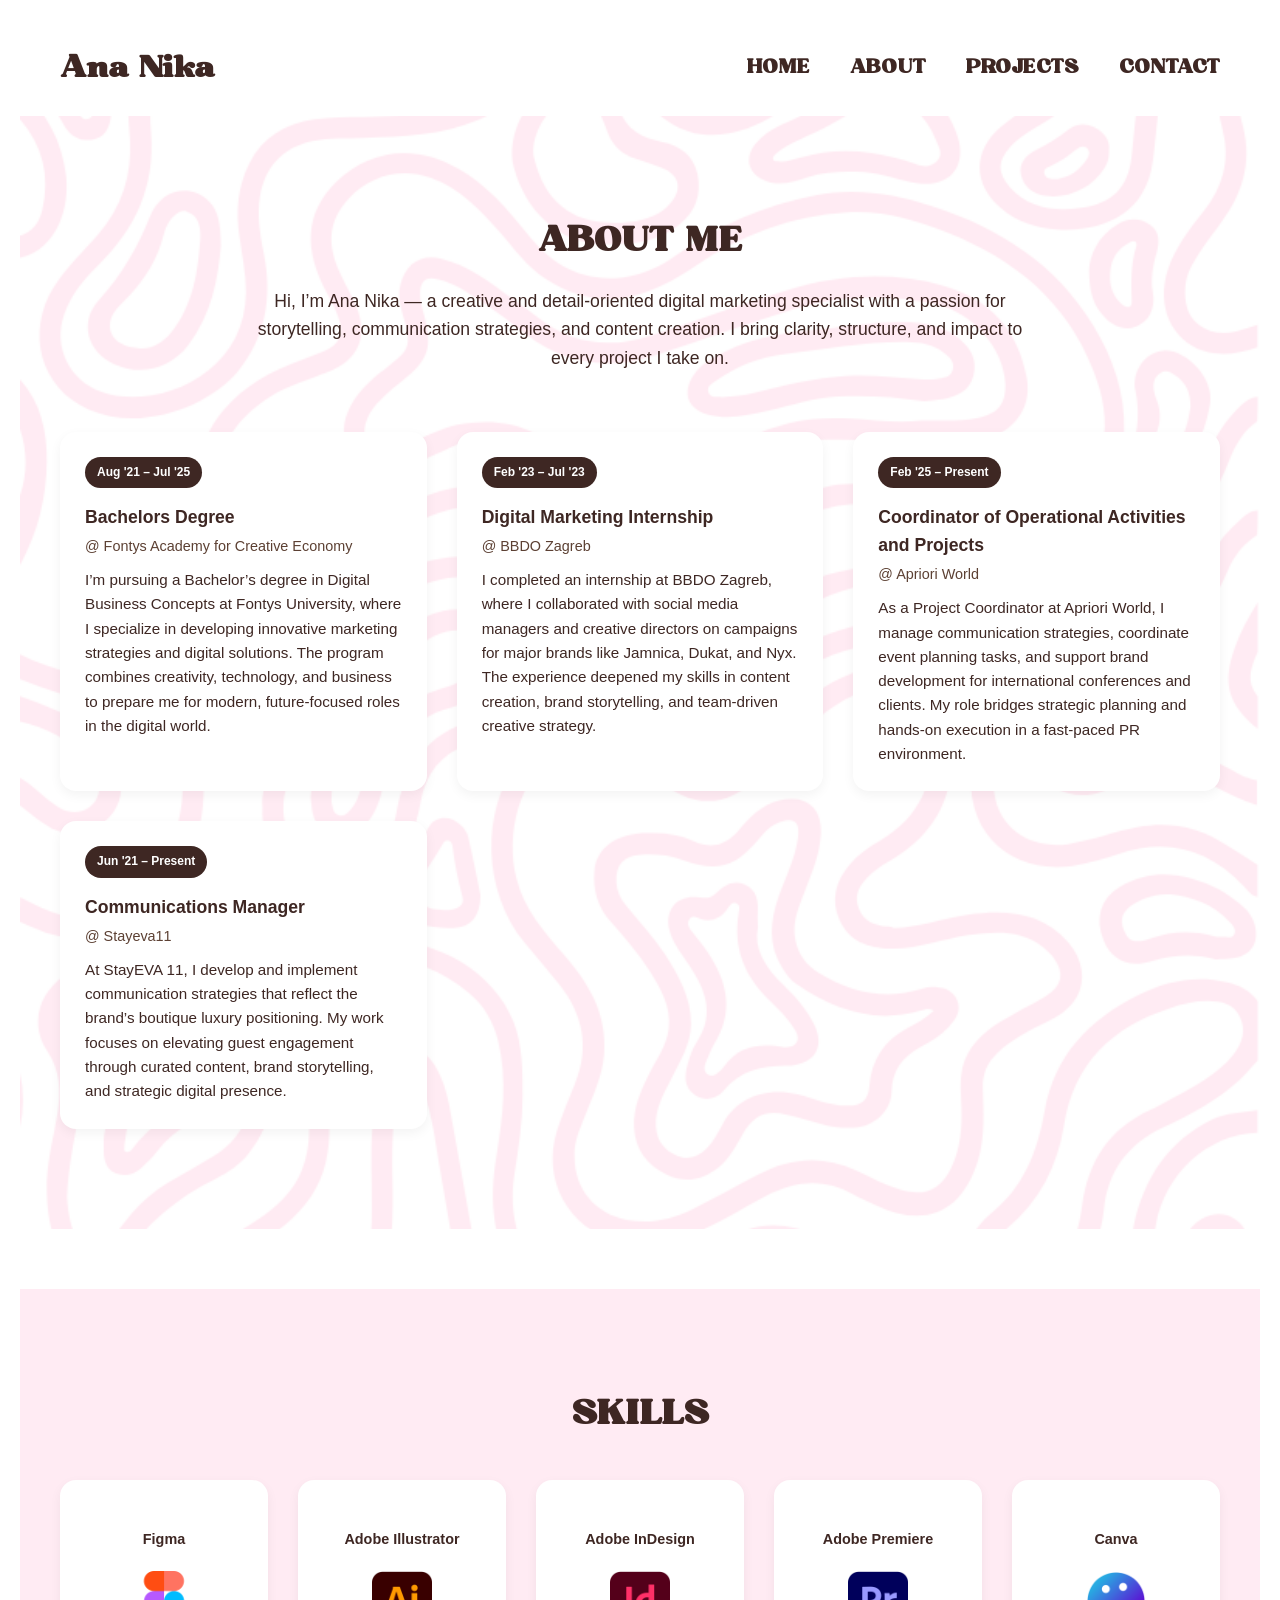
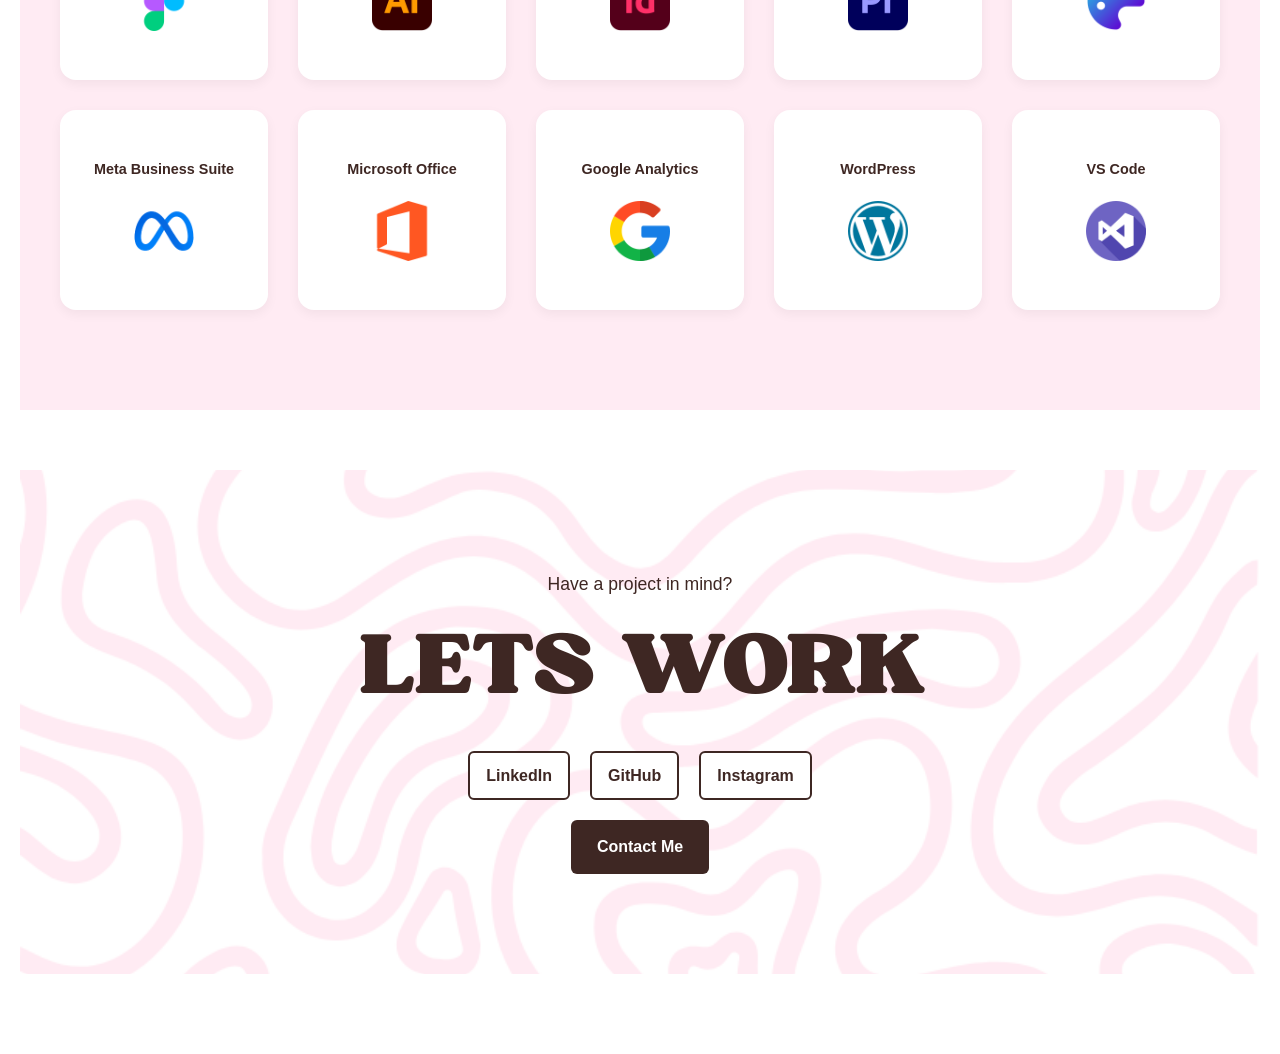
<file: ABOUT.HTML>
<!DOCTYPE html>
<html lang="en">
<head>
  <!-- Basic meta settings for character encoding and mobile responsiveness -->
  <meta charset="UTF-8" />
  <meta name="viewport" content="width=device-width, initial-scale=1.0" />
  
  <!-- Page title -->
  <title>About Me</title>

  <!-- Link to custom stylesheet for the about page -->
  <link rel="stylesheet" href="STYLE_ABOUT.CSS" />

  <!-- Link to Animate On Scroll (AOS) for scroll-triggered animations -->
  <link href="https://unpkg.com/aos@2.3.4/dist/aos.css" rel="stylesheet" />
</head>
<body>

  <!-- HEADER with navigation -->
  <header class="main-header">
    <div class="logo">Ana Nika</div> 
    <nav class="main-nav">
      <ul>
        <li><a href="index.html">HOME</a></li>
        <li><a href="about.html">ABOUT</a></li>
        <li><a href="projects.html">PROJECTS</a></li>
        <li><a href="contact.html">CONTACT</a></li>
      </ul>
    </nav>
  </header>

  <!-- ABOUT ME section with introductory paragraph -->
  <section class="about">
    <div class="about-content">
      <h2>ABOUT ME</h2>
      <p>
        Hi, I’m Ana Nika — a creative and detail-oriented digital marketing specialist with a passion for storytelling, communication strategies, and content creation. I bring clarity, structure, and impact to every project I take on.
      </p>
    </div>

    <!-- GRID layout for career and education history -->
    <div class="about-grid" style="margin-top: 60px; display: grid; grid-template-columns: repeat(auto-fit, minmax(320px, 1fr)); gap: 30px;">
      <!-- Education and work experience cards -->
      <div class="about-card">
        <span class="about-tag">Aug '21 – Jul '25</span>
        <h3>Bachelors Degree</h3>
        <p class="sub">@ Fontys Academy for Creative Economy</p>
        <p>I’m pursuing a Bachelor’s degree in Digital Business Concepts at Fontys University, where I specialize in developing innovative marketing strategies and digital solutions. The program combines creativity, technology, and business to prepare me for modern, future-focused roles in the digital world.</p>
      </div>

      <div class="about-card">
        <span class="about-tag">Feb '23 – Jul '23</span>
        <h3>Digital Marketing Internship</h3>
        <p class="sub">@ BBDO Zagreb</p>
        <p>I completed an internship at BBDO Zagreb, where I collaborated with social media managers and creative directors on campaigns for major brands like Jamnica, Dukat, and Nyx. The experience deepened my skills in content creation, brand storytelling, and team-driven creative strategy.</p>
      </div>

      <div class="about-card">
        <span class="about-tag">Feb '25 – Present</span>
        <h3>Coordinator of Operational Activities and Projects</h3>
        <p class="sub">@ Apriori World</p>
        <p>As a Project Coordinator at Apriori World, I manage communication strategies, coordinate event planning tasks, and support brand development for international conferences and clients. My role bridges strategic planning and hands-on execution in a fast-paced PR environment.</p>
      </div>

      <div class="about-card">
        <span class="about-tag">Jun '21 – Present</span>
        <h3>Communications Manager</h3>
        <p class="sub">@ Stayeva11</p>
        <p>At StayEVA 11, I develop and implement communication strategies that reflect the brand’s boutique luxury positioning. My work focuses on elevating guest engagement through curated content, brand storytelling, and strategic digital presence.</p>
      </div>
    </div>
  </section>

  <!-- SKILLS SECTION with icons and labels -->
  <section class="services">
    <h2 class="section-title">SKILLS</h2>
    <div class="services-grid">
      <!-- Individual skill cards with logos -->
      <div class="service-card"><p>Figma</p><img src="IMAGES/figma.png" alt=""></div>
      <div class="service-card"><p>Adobe Illustrator</p><img src="IMAGES/illustrator.png" alt=""></div>
      <div class="service-card"><p>Adobe InDesign</p><img src="IMAGES/indesign.png" alt=""></div>
      <div class="service-card"><p>Adobe Premiere</p><img src="IMAGES/premiere.png" alt=""></div>
      <div class="service-card"><p>Canva</p><img src="IMAGES/canva.png" alt=""></div>
      <div class="service-card"><p>Meta Business Suite</p><img src="IMAGES/meta.png" alt=""></div>
      <div class="service-card"><p>Microsoft Office</p><img src="IMAGES/microsoft.png" alt=""></div>
      <div class="service-card"><p>Google Analytics</p><img src="IMAGES/google.png" alt=""></div>
      <div class="service-card"><p>WordPress</p><img src="IMAGES/wordpress.png" alt=""></div>
      <div class="service-card"><p>VS Code</p><img src="IMAGES/vscode.png" alt=""></div>
    </div>
  </section>

  <!-- LET’S WORK SECTION with call to action and social links -->
  <section class="lets-work" data-aos="fade-up">
    <p class="lets-work-subtitle">Have a project in mind?</p>
    <h2 class="lets-work-title">LETS WORK</h2>
    <div class="lets-work-socials">
      <a href="http://linkedin.com/in/ana-nika-škurla-85a4a5271" target="_blank">LinkedIn</a>
      <a href="https://github.com/Krepana" target="_blank">GitHub</a>
      <a href="https://www.instagram.com/aananikaa?igsh=bHgyNHpxMHFxejdt&utm_source=qr" target="_blank">Instagram</a>
    </div>
    <a href="contact.html" class="cta-btn">Contact Me</a>
  </section>

  <!-- AOS (Animate on Scroll) Initialization -->
  <script src="https://unpkg.com/aos@2.3.4/dist/aos.js"></script>
  <script>
    AOS.init({
      duration: 800,
      once: true,
    });
  </script>
</body>
</html>
</file>
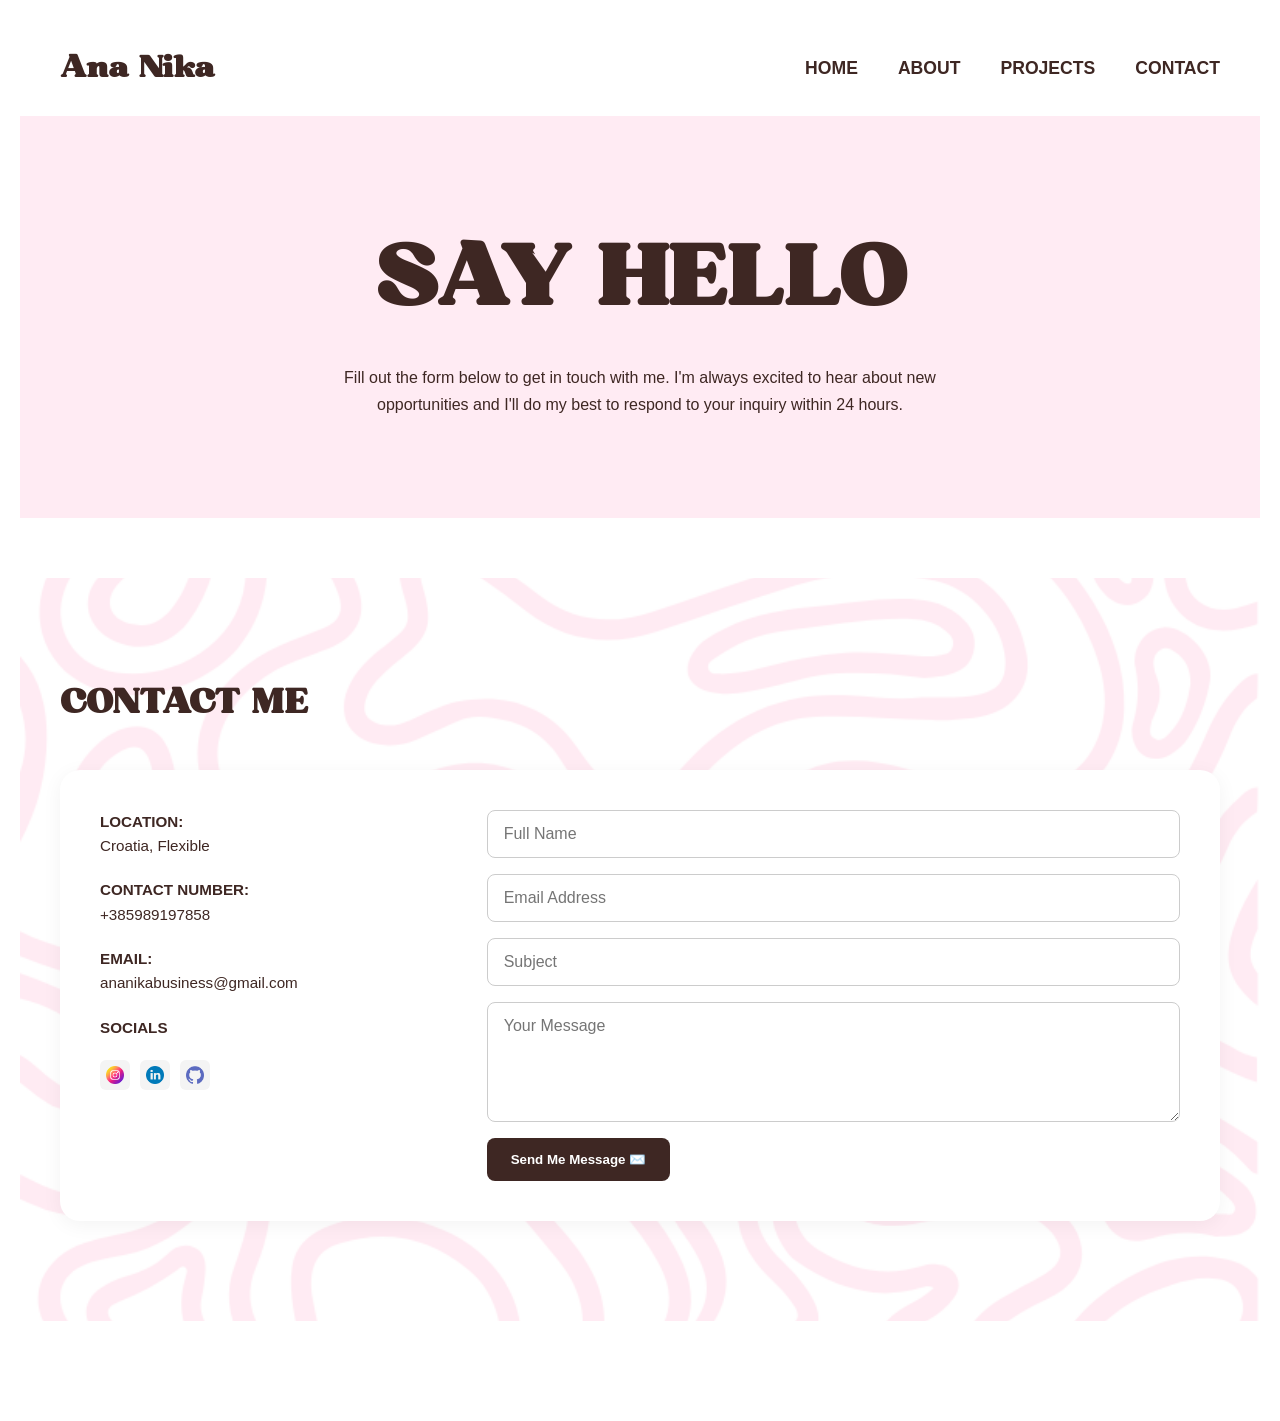
<file: CONTACT.HTML>
<!DOCTYPE html>
<html lang="en">
<head>
  <!-- Basic meta tags for character encoding and mobile responsiveness -->
  <meta charset="UTF-8" />
  <meta name="viewport" content="width=device-width, initial-scale=1.0" />

  <!-- Page title -->
  <title>Contact Me</title>

  <!-- External stylesheet for styling this page -->
  <link rel="stylesheet" href="STYLE_CONTACT.CSS" />

  <!-- Animate On Scroll library CSS -->
  <link href="https://unpkg.com/aos@2.3.4/dist/aos.css" rel="stylesheet" />
</head>
<body>

  <!-- Loader shown while the page is loading -->
  <div id="loader">
    <div class="spinner"></div>
  </div>

  <!-- Navigation Header -->
  <header class="main-header">
    <div class="logo">Ana Nika</div>
    <nav class="main-nav">
      <ul>
        <li><a href="index.html">HOME</a></li>
        <li><a href="about.html">ABOUT</a></li>
        <li><a href="projects.html">PROJECTS</a></li>
        <li><a href="contact.html">CONTACT</a></li>
      </ul>
    </nav>
  </header>

  <!-- Say Hello intro section with fade-up animation on scroll -->
  <section class="contact-intro" data-aos="fade-up">
    <h1>SAY HELLO</h1>
    <p>
      Fill out the form below to get in touch with me. I'm always excited to hear about new opportunities and I'll do my best to respond to your inquiry within 24 hours.
    </p>
  </section>

  <!-- Contact form and contact information section -->
  <section class="contact-page" data-aos="fade-up">
    <h2>CONTACT ME</h2>

    <div class="contact-wrapper">
      <!-- Contact details section -->
      <div class="contact-info">
        <p><strong>LOCATION:</strong><br>Croatia, Flexible</p>
        <p><strong>CONTACT NUMBER:</strong><br>+385989197858</p>
        <p><strong>EMAIL:</strong><br>ananikabusiness@gmail.com</p>

        <!-- Social media icons linking to respective profiles -->
        <p><strong>SOCIALS</strong></p>
        <div class="contact-socials">
          <a href="https://www.instagram.com/aananikaa?igsh=bHgyNHpxMHFxejdt&utm_source=qr"><img src="IMAGES/Instagram.png" alt="Instagram" /></a>
          <a href="http://linkedin.com/in/ana-nika-škurla-85a4a5271"><img src="IMAGES/145807.png" alt="LinkedIn" /></a>
          <a href="https://github.com/Krepana"><img src="IMAGES/733553.png" alt="GitHub" /></a>
        </div>
      </div>

      <!-- Contact form users can fill out -->
      <form class="contact-form">
        <input type="text" placeholder="Full Name" required />
        <input type="email" placeholder="Email Address" required />
        <input type="text" placeholder="Subject" required />
        <textarea rows="5" placeholder="Your Message" required></textarea>
        <button type="submit">Send Me Message ✉️</button>
      </form>
    </div>
  </section>

  <!-- AOS animation script initialization -->
  <script src="https://unpkg.com/aos@2.3.4/dist/aos.js"></script>
  <script>
    AOS.init({
      duration: 800, // animation duration in milliseconds
      once: true     // only animate once per element
    });
  </script>
</body>
</html>
</file>
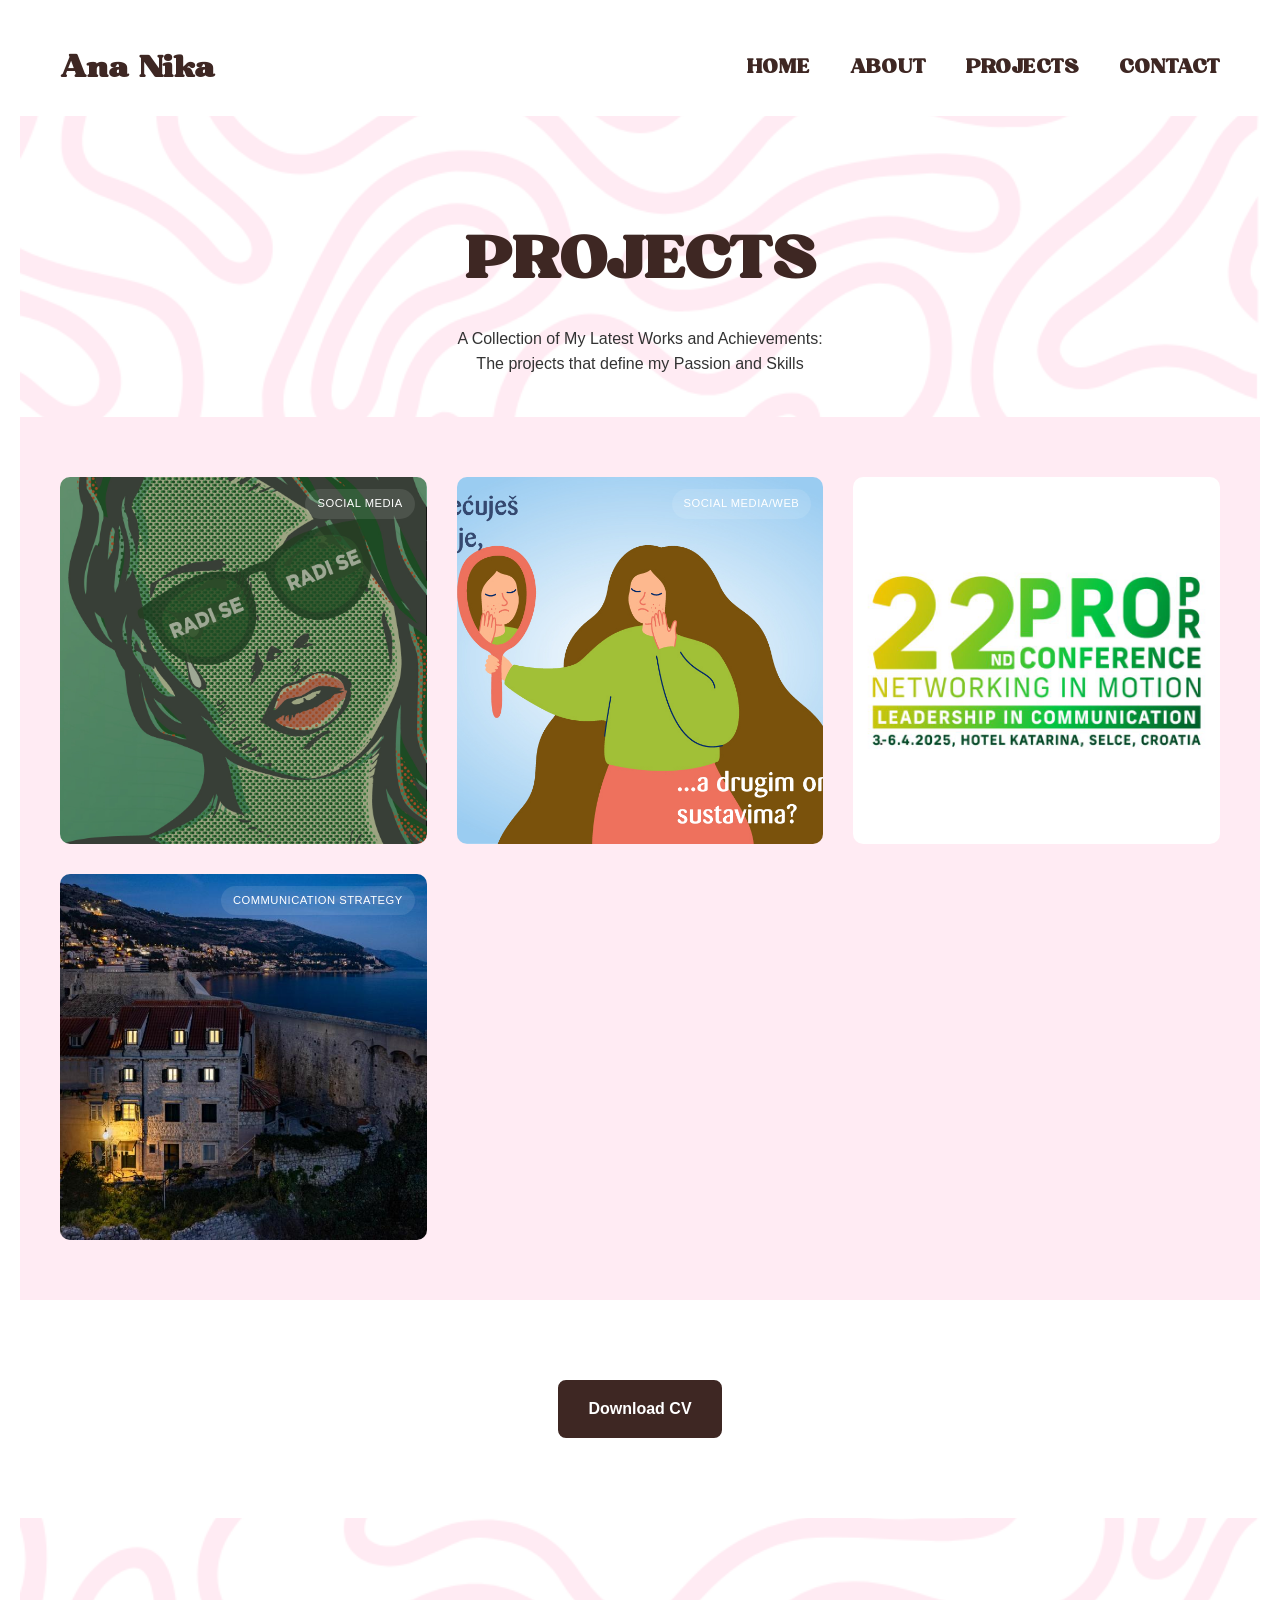
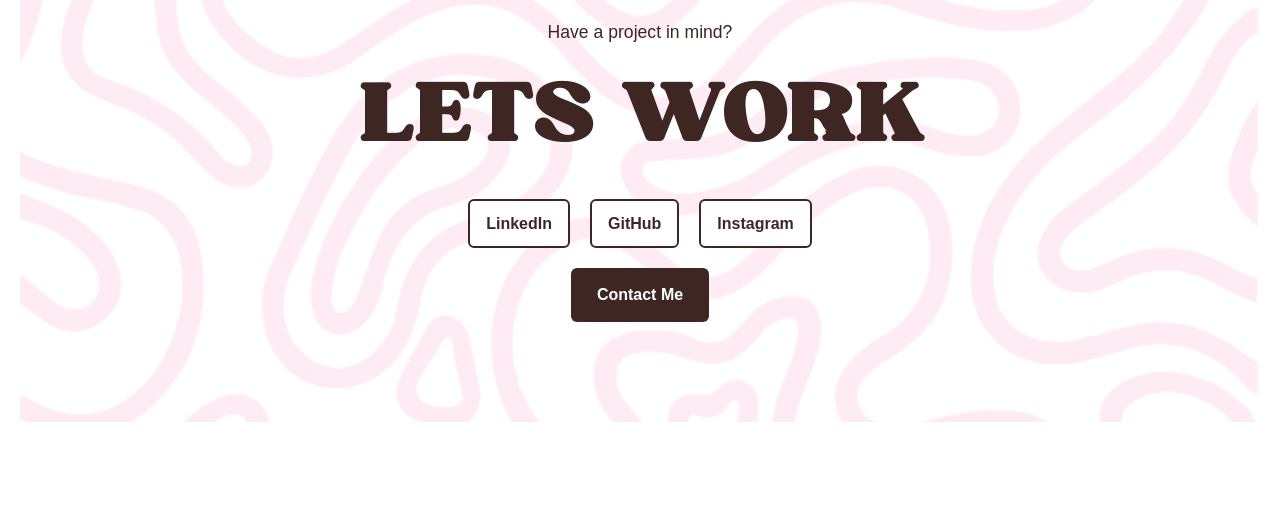
<file: PROJECTS.HTML>
<!DOCTYPE html>
<html lang="en">
<head>
  <!-- Meta settings for proper character display and responsive layout -->
  <meta charset="UTF-8" />
  <meta name="viewport" content="width=device-width, initial-scale=1.0" />

  <!-- Title of the page -->
  <title>Projects</title>

  <!-- External CSS for this page -->
  <link rel="stylesheet" href="STYLE_PROJECTS.CSS" />

  <!-- AOS (Animate On Scroll) library for scroll-based animations -->
  <link href="https://unpkg.com/aos@2.3.4/dist/aos.css" rel="stylesheet" />
</head>
<body>

  <!-- Page loader spinner -->
  <div id="loader">
    <div class="spinner"></div>
  </div>

  <!-- Navigation Header -->
  <header class="main-header">
    <div class="logo">Ana Nika</div>
    <nav class="main-nav">
      <ul>
        <li><a href="index.html">HOME</a></li>
        <li><a href="about.html">ABOUT</a></li>
        <li><a href="projects.html">PROJECTS</a></li>
        <li><a href="contact.html">CONTACT</a></li>
      </ul>
    </nav>
  </header>

  <!-- Introductory section for projects -->
  <section class="projects-intro" data-aos="fade-up">
    <h1>PROJECTS</h1>
    <p>A Collection of My Latest Works and Achievements:</p>
    <p>The projects that define my Passion and Skills</p>
  </section>

  <!-- Grid displaying preview cards for each project -->
  <section class="projects-grid" data-aos="fade-up">
    <!-- Each card opens a modal using an anchor link -->
    <a href="#modal1" class="project-card">
      <img src="IMAGES/jamnica.jpg" alt="Project 1" />
      <span class="project-tag">Social Media</span>
    </a>

    <a href="#modal2" class="project-card">
      <img src="IMAGES/zena.jpg" alt="Project 2" />
      <span class="project-tag">Social Media/Web</span>
    </a>

    <a href="#modal3" class="project-card">
      <img src="IMAGES/PROPR.jpg" alt="Project 3" />
      <span class="project-tag">Conference</span>
    </a>

    <a href="#modal4" class="project-card">
      <img src="IMAGES/Stayeva11.jpg" alt="Project 4" />
      <span class="project-tag">Communication Strategy</span>
    </a>
  </section>

  <!-- Downloadable CV button -->
  <div style="text-align: center; margin: 40px 0;">
    <a href="INCLUDES/Ana Nika Škurla Professional CV 2.pdf" download class="cta-btn download-cv">Download CV</a>
  </div>

  <!-- MODALS: Each one corresponds to a project card -->
  <div id="modal1" class="project-modal">
    <a href="#" class="modal-bg"></a>
    <div class="modal-content">
      <a href="#" class="close-btn">&times;</a>
      <img src="IMAGES/jamnica.jpg" alt="Project 1" />
      <h3>Jamnica Social Media Campaign</h3>
      <p class="project-tag">Social Media</p>
      <p>While interning at BBDO Zagreb, I worked on Jamnica’s “Radi se” social media campaign, creating engaging content including visuals, Instagram stories, and post copy. The campaign aimed to spotlight hardworking individuals across Croatia, and my contributions helped bring the concept to life through authentic, eye-catching storytelling.</p>
    </div>
  </div>

  <div id="modal2" class="project-modal">
    <a href="#" class="modal-bg"></a>
    <div class="modal-content">
      <a href="#" class="close-btn">&times;</a>
      <img src="IMAGES/zena.jpg" alt="Project 2" />
      <h3>Baktiv</h3>
      <p class="project-tag">Social Media/Web</p>
      <p>During my time at BBDO Zagreb, I also created content for the web and social media channels of Baktiv, aligning visuals and copy with the brand’s health-focused identity to boost engagement and visibility.</p>
    </div>
  </div>

  <div id="modal3" class="project-modal">
    <a href="#" class="modal-bg"></a>
    <div class="modal-content">
      <a href="#" class="close-btn">&times;</a>
      <img src="IMAGES/PROPR.jpg" alt="Project 3" />
      <h3>22nd PRO PR Conference</h3>
      <p class="project-tag">Conference</p>
      <p>I was part of the organizing team for the 22nd PRO PR Conference, where I managed social media communications, conducted lecturer interviews, and supported event logistics. My role combined real-time content creation with behind-the-scenes coordination to ensure a seamless and engaging conference experience.</p>
    </div>
  </div>

  <div id="modal4" class="project-modal">
    <a href="#" class="modal-bg"></a>
    <div class="modal-content">
      <a href="#" class="close-btn">&times;</a>
      <img src="IMAGES/Stayeva11.jpg" alt="Project 4" />
      <h3>Stayeva11</h3>
      <p class="project-tag">Communication Strategy</p>
      <p>For StayEVA 11, I developed a tailored communication strategy that highlights the property’s boutique luxury appeal through consistent branding, curated storytelling, and targeted digital outreach. The strategy enhances guest engagement and positions StayEVA 11 as a premium stay experience in Dubrovnik.</p>
    </div>
  </div>

  <!-- CTA Footer: Invitation to work together -->
  <section class="lets-work" data-aos="fade-up">
    <p class="lets-work-subtitle">Have a project in mind?</p>
    <h2 class="lets-work-title">LETS WORK</h2>
    <div class="lets-work-socials">
      <a href="http://linkedin.com/in/ana-nika-škurla-85a4a5271" target="_blank">LinkedIn</a>
      <a href="https://github.com/Krepana" target="_blank">GitHub</a>
      <a href="https://www.instagram.com/aananikaa?igsh=bHgyNHpxMHFxejdt&utm_source=qr" target="_blank">Instagram</a>
    </div>
    <a href="contact.html" class="cta-btn">Contact Me</a>
  </section>

  <!-- Animate On Scroll JavaScript initialization -->
  <script src="https://unpkg.com/aos@2.3.4/dist/aos.js"></script>
  <script>
    AOS.init({
      duration: 800, // Animation duration
      once: true     // Only animate once
    });
  </script>
</body>
</html>
</file>
<file: STYLE_ABOUT.CSS>
/* === RESET & BASE STYLES === */
/* Reset margin and padding and use border-box for predictable layout */
* {
    margin: 0;
    padding: 0;
    box-sizing: border-box;
  }
  
  /* Import custom font */
  @font-face {
    font-family: 'Bugaki';
    src: url('bugaki/Bugaki.ttf') format('truetype');
    font-weight: normal;
    font-style: normal;
  }
  
  /* Base body styles */
  body {
    font-family: 'Arial', sans-serif;
    line-height: 1.6;
    background-color: #fff;
    color: #3e2723;
    padding: 20px;
  }
  
  /* === TYPOGRAPHY HEADINGS === */
  /* Apply Bugaki font to key heading elements */
  h1, h2, h3, h4, h5, h6,
  .logo,
  .section-title,
  .lets-work-title,
  .main-nav a {
    font-family: 'Bugaki', serif;
    color: #3e2723;
  }
  
  /* === HEADER === */
  /* Layout and spacing for top header */
  .main-header {
    display: flex;
    justify-content: space-between;
    align-items: center;
    padding: 25px 40px;
    background-color: #fff;
  }
  
  .logo {
    font-size: 1.8rem;
    font-weight: bold;
    color: #3e2723;
  }
  
  /* Navigation styling */
  .main-nav ul {
    list-style: none;
    display: flex;
    gap: 40px;
  }
  
  .main-nav ul li a {
    position: relative;
    text-decoration: none;
    color: #3e2723;
    font-size: 1.1rem;
    font-weight: 700;
    transition: color 0.3s ease;
  }
  
  /* Navigation underline hover effect */
  .main-nav ul li a::after {
    content: "";
    position: absolute;
    left: 0;
    bottom: -5px;
    width: 100%;
    height: 2px;
    background-color: #3e2723;
    transform: scaleX(0);
    transform-origin: right;
    transition: transform 0.3s ease;
  }
  
  .main-nav ul li a:hover::after {
    transform: scaleX(1);
    transform-origin: left;
  }
  
  /* === ABOUT SECTION === */
  /* Overall about section layout */
  .about {
    background-image: url(IMAGES/lines.png);
    background-repeat: no-repeat;
    background-size: cover;
    background-position: center;
    padding: 100px 50px;
  }
  
  /* Content alignment and styling inside about */
  .about-content {
    max-width: 800px;
    margin: 0 auto;
    text-align: center;
  }
  
  .about-content h2 {
    font-size: 2rem;
    margin-bottom: 20px;
    color: #3e2723;
  }
  
  .about-content p {
    font-size: 1.1rem;
    line-height: 1.6;
    color: #3e2723;
  }
  
  /* === ABOUT CARDS GRID === */
  /* Grid to layout experience/skills cards */
  .about-grid {
    margin-top: 60px;
    display: grid;
    grid-template-columns: repeat(auto-fit, minmax(320px, 1fr));
    gap: 30px;
  }
  
  .about-card {
    background-color: #fff;
    padding: 25px;
    border-radius: 16px;
    box-shadow: 0 4px 12px rgba(0,0,0,0.05);
    color: #3e2723;
  }
  
  /* Tag inside each card */
  .about-tag {
    display: inline-block;
    background-color: #3e2723;
    color: #fff;
    font-size: 0.75rem;
    font-weight: 600;
    padding: 6px 12px;
    border-radius: 20px;
    margin-bottom: 15px;
    font-family: 'Arial', sans-serif;
  }
  
  /* Card title */
  .about-card h3 {
    font-size: 1.1rem;
    font-weight: bold;
    font-family: 'Arial', sans-serif;
    margin-bottom: 4px;
  }
  
  /* Subtitle line */
  .about-card .sub {
    font-size: 0.9rem;
    color: #5c4033;
    margin-bottom: 10px;
  }
  
  /* Description paragraph */
  .about-card p {
    font-size: 0.95rem;
  }
  
  /* === SKILLS SECTION === */
  /* Skills layout container */
  .services {
    background-color: #ffebf3;
    background-repeat: no-repeat;
    background-size: cover;
    background-position: center;
    padding: 80px 40px;
    color: #3e2723;
  }
  
  /* Section title */
  .section-title {
    font-size: 2rem;
    font-weight: 800;
    margin-bottom: 40px;
    text-align: center;
  }
  
  /* Grid for skill icons/cards */
  .services-grid {
    display: grid;
    grid-template-columns: repeat(auto-fit, minmax(180px, 1fr));
    gap: 30px;
    align-items: stretch;
  }
  
  /* Individual skill card */
  .service-card {
    background-color: #fff;
    padding: 30px;
    border-radius: 16px;
    box-shadow: 0 4px 12px rgba(0, 0, 0, 0.05);
    text-align: center;
    display: flex;
    flex-direction: column;
    justify-content: center;
    align-items: center;
    transition: transform 0.3s ease, box-shadow 0.3s ease;
    min-height: 200px;
  }
  
  /* Hover effect for interactivity */
  .service-card:hover {
    transform: translateY(-5px);
    box-shadow: 0 8px 20px rgba(0, 0, 0, 0.1);
  }
  
  /* Skill icon inside card */
  .service-card img {
    max-height: 60px;
    object-fit: contain;
    margin-bottom: 10px;
  }
  
  /* Skill name text */
  .service-card p {
    font-size: 0.9rem;
    font-weight: 700;
    margin-top: 10px;
    margin-bottom: 20px;
  }
  
  /* === LET’S WORK SECTION === */
  /* Final CTA section styling */
  .lets-work {
    background-image: url(IMAGES/lines.png);
    background-repeat: no-repeat;
    background-size: cover;
    background-position: center;
    text-align: center;
    padding: 100px 20px;
    color: #3e2723;
  }
  
  .lets-work-subtitle {
    font-size: 1.1rem;
    margin-bottom: 10px;
  }
  
  .lets-work-title {
    font-size: 6vw;
    font-weight: 900;
    margin-bottom: 20px;
    color: #3e2723;
  }
  
  /* Social buttons layout */
  .lets-work-socials {
    display: flex;
    justify-content: center;
    flex-wrap: wrap;
    gap: 20px;
  }
  
  .lets-work-socials a {
    text-decoration: none;
    font-weight: 600;
    color: #3e2723;
    background: #fff;
    border: 2px solid #3e2723;
    padding: 10px 16px;
    border-radius: 6px;
    transition: all 0.3s ease;
  }
  
  .lets-work-socials a:hover {
    background-color: #3e2723;
    color: #fff;
  }
  
  /* Call-to-action button */
  .cta-btn {
    margin-top: 20px;
    padding: 14px 26px;
    background-color: #3e2723;
    border: none;
    color: #fff;
    font-weight: bold;
    text-decoration: none;
    border-radius: 6px;
    transition: background 0.3s ease;
    display: inline-block;
  }
  
  .cta-btn:hover {
    background-color: #5d4037;
  }
  
  /* === SPACING BETWEEN SECTIONS === */
  /* Padding and margin to separate sections */
  .about,
  .services,
  .lets-work {
    margin-bottom: 60px;
    padding: 100px 40px;
  }
  
  /* === ANIMATIONS === */
  /* Animation on scroll (for use with AOS.js) */
  [data-aos] {
    opacity: 0;
    transition-property: transform, opacity;
  }
  
  [data-aos].aos-animate {
    opacity: 1;
  }
</file>
<file: STYLE_CONTACT.CSS>
/* === RESET & BASE STYLES === */
/* Standard reset to eliminate margin, padding, and enforce border-box sizing */
* {
    margin: 0;
    padding: 0;
    box-sizing: border-box;
  }
  
  /* Importing a custom font named Bugaki */
  @font-face {
    font-family: 'Bugaki';
    src: url('bugaki/Bugaki.ttf') format('truetype');
    font-weight: normal;
    font-style: normal;
  }
  
  /* Body default styles */
  body {
    font-family: 'Arial', sans-serif;
    line-height: 1.6;
    background-color: #fff;
    color: #3e2723;
    padding: 20px;
  }
  
  /* === HEADINGS USE BUGAKI === */
  /* Applies Bugaki font to major heading elements */
  h1, h2, h3, h4, h5, h6,
  .logo,
  .section-title,
  .contact-intro h1,
  .contact-page h2 {
    font-family: 'Bugaki', serif;
    color: #3e2723;
  }
  
  /* === HEADER === */
  /* Top header bar setup */
  .main-header {
    display: flex;
    justify-content: space-between;
    align-items: center;
    padding: 25px 40px;
    background-color: #fff;
  }
  
  /* Logo styling */
  .logo {
    font-size: 1.8rem;
    font-weight: bold;
    color: #3e2723;
  }
  
  /* Navigation list */
  .main-nav ul {
    list-style: none;
    display: flex;
    gap: 40px;
  }
  
  /* Navigation links */
  .main-nav ul li a {
    position: relative;
    text-decoration: none;
    color: #3e2723;
    font-size: 1.1rem;
    font-weight: 700;
    transition: color 0.3s ease;
  }
  
  /* Underline effect on nav links */
  .main-nav ul li a::after {
    content: "";
    position: absolute;
    left: 0;
    bottom: -5px;
    width: 100%;
    height: 2px;
    background-color: #3e2723;
    transform: scaleX(0);
    transform-origin: right;
    transition: transform 0.3s ease;
  }
  
  .main-nav ul li a:hover::after {
    transform: scaleX(1);
    transform-origin: left;
  }
  
  /* === SAY HELLO SECTION === */
  /* Intro text and layout for the contact page */
  .contact-intro {
    background-color: #ffebf3;
    padding: 100px 20px 60px;
    text-align: center;
  }
  
  /* Main title */
  .contact-intro h1 {
    font-size: 5rem;
    font-weight: 900;
    margin-bottom: 20px;
    color: #3e2723;
  }
  
  /* Description paragraph */
  .contact-intro p {
    font-size: 1rem;
    color: #3e2723;
    max-width: 600px;
    margin: 0 auto;
    line-height: 1.7;
  }
  
  /* === CONTACT FORM SECTION === */
  /* Contact form layout container */
  .contact-page {
    background-image: url(IMAGES/lines.png);
    background-repeat: no-repeat;
    background-size: cover;
    background-position: center;
    padding: 100px 50px;
  }
  
  /* Form section title */
  .contact-page h2 {
    font-size: 2rem;
    font-weight: 800;
    color: #3e2723;
    margin-bottom: 40px;
  }
  
  /* Form and info layout wrapper */
  .contact-wrapper {
    background: #fff;
    border-radius: 20px;
    padding: 40px;
    display: flex;
    flex-wrap: wrap;
    gap: 40px;
    box-shadow: 0 4px 20px rgba(0, 0, 0, 0.05);
  }
  
  /* Left side info panel */
  .contact-info {
    flex: 1;
    min-width: 250px;
    font-size: 0.95rem;
    color: #3e2723;
  }
  
  .contact-info p {
    margin-bottom: 20px;
    line-height: 1.6;
  }
  
  /* Social media icons */
  .contact-socials {
    display: flex;
    gap: 10px;
    margin-top: 10px;
  }
  
  .contact-socials img {
    width: 30px;
    height: 30px;
    padding: 6px;
    background: #f4f4f4;
    border-radius: 6px;
    transition: background 0.3s ease;
  }
  
  .contact-socials img:hover {
    background: #ddd;
  }
  
  /* Form section */
  .contact-form {
    flex: 2;
    min-width: 300px;
    display: flex;
    flex-direction: column;
    gap: 16px;
  }
  
  /* Input & textarea styling */
  .contact-form input,
  .contact-form textarea {
    width: 100%;
    padding: 14px 16px;
    border: 1px solid #ccc;
    border-radius: 8px;
    font-size: 1rem;
    font-family: inherit;
    background-color: #fff;
    color: #3e2723;
    transition: border-color 0.3s ease;
  }
  
  .contact-form input:focus,
  .contact-form textarea:focus {
    border-color: #3e2723;
    outline: none;
  }
  
  /* Make textarea resizable */
  .contact-form textarea {
    resize: vertical;
  }
  
  /* Submit button */
  .contact-form button {
    background-color: #3e2723;
    color: #fff;
    padding: 14px 24px;
    border: none;
    border-radius: 8px;
    font-weight: 600;
    cursor: pointer;
    transition: background 0.3s ease;
    align-self: flex-start;
  }
  
  .contact-form button:hover {
    background-color: #5d4037;
  }
  
  /* === ANIMATIONS === */
  /* Smooth scrolling for anchor links */
  html {
    scroll-behavior: smooth;
  }
  
  /* Padding for animations */
  .contact-intro,
  .contact-page {
    margin-bottom: 60px;
    padding: 100px 40px;
  }
  
  /* === LOADER === */
  /* Loading overlay */
  #loader {
    position: fixed;
    top: 0;
    left: 0;
    width: 100%;
    height: 100%;
    background-color: #fff;
    display: flex;
    align-items: center;
    justify-content: center;
    z-index: 9999;
    animation: fadeOut 1s ease 2s forwards;
  }
  
  /* Spinner styling */
  .spinner {
    width: 60px;
    height: 60px;
    border: 6px solid #3e2723;
    border-top: 6px solid transparent;
    border-radius: 50%;
    animation: spin 1s linear infinite;
  }
  
  /* Spinner animation */
  @keyframes spin {
    to {
      transform: rotate(360deg);
    }
  }
  
  /* Fade out effect for loader */
  @keyframes fadeOut {
    to {
      opacity: 0;
      visibility: hidden;
    }
  }
  
  /* === RESPONSIVE === */
  /* Adjust layout for mobile screens */
  @media (max-width: 768px) {
    .contact-wrapper {
      flex-direction: column;
    }
  
    .contact-form button {
      align-self: center;
    }
  
    .contact-intro h1 {
      font-size: 3rem;
    }
  }
  
  /* === SCROLL ANIMATION SUPPORT (AOS) === */
  [data-aos] {
    opacity: 0;
    transition-property: transform, opacity;
  }
  
  [data-aos].aos-animate {
    opacity: 1;
  }
</file>
<file: STYLE_PROJECTS.CSS>
/* === RESET & BASE STYLES === */
/* Apply universal box-sizing and remove default spacing */
* {
    margin: 0;
    padding: 0;
    box-sizing: border-box;
  }
  
  /* Custom font */
  @font-face {
    font-family: 'Bugaki';
    src: url('bugaki/Bugaki.ttf') format('truetype');
  }
  
  /* Body styling */
  body {
    font-family: 'Arial', sans-serif;
    line-height: 1.6;
    background-color: #fff;
    color: #3e2723;
    padding: 20px;
  }
  
  /* === HEADINGS === */
  /* Set specific font for main titles and navigation */
  h1, h2, .logo, .section-title, .lets-work-title, .main-nav a {
    font-family: 'Bugaki', serif;
    color: #3e2723;
  }
  
  /* === HEADER === */
  /* Style the top navigation bar */
  .main-header {
    display: flex;
    justify-content: space-between;
    align-items: center;
    padding: 25px 40px;
    background-color: #fff;
  }
  
  .logo {
    font-size: 1.8rem;
    font-weight: bold;
  }
  
  /* Navigation list */
  .main-nav ul {
    list-style: none;
    display: flex;
    gap: 40px;
  }
  
  /* Navigation links */
  .main-nav ul li a {
    position: relative;
    text-decoration: none;
    color: #3e2723;
    font-size: 1.1rem;
    font-weight: 700;
    transition: color 0.3s ease;
  }
  
  /* Hover underline effect */
  .main-nav ul li a::after {
    content: "";
    position: absolute;
    left: 0;
    bottom: -5px;
    width: 100%;
    height: 2px;
    background-color: #3e2723;
    transform: scaleX(0);
    transform-origin: right;
    transition: transform 0.3s ease;
  }
  
  .main-nav ul li a:hover::after {
    transform: scaleX(1);
    transform-origin: left;
  }
  
  /* === INTRO === */
  /* Style the introductory section for projects */
  .projects-intro {
    background-image: url(IMAGES/lines.png);
    background-repeat: no-repeat;
    background-size: cover;
    background-position: center;
    padding: 100px 20px 40px;
    text-align: center;
  }
  
  .projects-intro h1 {
    font-size: 3.5rem;
    font-weight: 900;
    margin-bottom: 20px;
  }
  
  .projects-intro p {
    max-width: 700px;
    margin: 0 auto;
    font-size: 1rem;
    color: #333;
  }
  
  /* === PROJECTS GRID === */
  /* Layout for project showcase cards */
  .projects-grid {
    background-color: #ffebf3;
    padding: 60px 40px;
    display: grid;
    grid-template-columns: repeat(auto-fit, minmax(280px, 1fr));
    gap: 30px;
    color: #fff;
  }
  
  /* Card container */
  .project-card {
    position: relative;
    overflow: hidden;
    cursor: pointer;
    transition: transform 0.3s ease;
  }
  
  .project-card img {
    width: 100%;
    border-radius: 10px;
    display: block;
    transition: transform 0.3s ease;
    aspect-ratio: 1 / 1;
    object-fit: cover;
  }
  
  .project-card:hover img {
    transform: scale(1.03);
  }
  
  /* Tag label on card */
  .project-tag {
    position: absolute;
    top: 12px;
    right: 12px;
    background: rgba(255, 255, 255, 0.1);
    color: #fff;
    font-size: 0.7rem;
    padding: 6px 12px;
    border-radius: 999px;
    text-transform: uppercase;
    letter-spacing: 0.5px;
  }
  
  /* === MODAL === */
  /* Fullscreen popup modals for project details */
  .project-modal {
    display: none;
    position: fixed;
    z-index: 999;
    top: 0; left: 0;
    width: 100%; height: 100%;
    background: rgba(0, 0, 0, 0.8);
    align-items: center;
    justify-content: center;
    padding: 20px;
  }
  
  .project-modal:target {
    display: flex;
  }
  
  .modal-bg {
    position: absolute;
    width: 100%;
    height: 100%;
    cursor: pointer;
    top: 0;
    left: 0;
  }
  
  .modal-content {
    background: #fff;
    color: #000;
    padding: 30px;
    border-radius: 10px;
    max-width: 600px;
    width: 100%;
    position: relative;
    animation: fadeIn 0.3s ease;
    z-index: 10;
  }
  
  .modal-content img {
    width: 100%;
    border-radius: 8px;
    margin-bottom: 15px;
  }
  
  .modal-content .project-tag {
    display: inline-block;
    background: #000;
    color: #fff;
    padding: 5px 10px;
    font-size: 0.8rem;
    border-radius: 20px;
    margin-bottom: 10px;
  }
  
  .close-btn {
    position: absolute;
    top: 15px;
    right: 20px;
    font-size: 24px;
    text-decoration: none;
    color: #000;
  }
  
  /* === ANIMATIONS === */
  @keyframes fadeIn {
    from { opacity: 0; transform: translateY(-20px); }
    to { opacity: 1; transform: translateY(0); }
  }
  
  /* Smooth scroll */
  html {
    scroll-behavior: smooth;
  }
  
  /* === LET’S WORK SECTION === */
  .lets-work {
    background-image: url(IMAGES/lines.png);
    background-repeat: no-repeat;
    background-size: cover;
    background-position: center;
    text-align: center;
    padding: 100px 20px;
    color: #3e2723;
  }
  
  .lets-work-subtitle {
    font-size: 1.1rem;
    margin-bottom: 10px;
  }
  
  .lets-work-title {
    font-size: 6vw;
    font-weight: 900;
    margin-bottom: 20px;
  }
  
  .lets-work-socials {
    display: flex;
    justify-content: center;
    flex-wrap: wrap;
    gap: 20px;
  }
  
  .lets-work-socials a {
    text-decoration: none;
    font-weight: 600;
    color: #3e2723;
    background: #fff;
    border: 2px solid #3e2723;
    padding: 10px 16px;
    border-radius: 6px;
    transition: all 0.3s ease;
  }
  
  .lets-work-socials a:hover {
    background-color: #3e2723;
    color: #fff;
  }
  
  /* Call-to-action button */
  .cta-btn {
    display: inline-block;
    margin-top: 20px;
    padding: 14px 26px;
    background-color: #3e2723;
    border: none;
    color: #fff;
    font-weight: bold;
    text-decoration: none;
    border-radius: 6px;
    transition: background 0.3s ease;
  }
  
  .cta-btn:hover {
    background-color: #5d4037;
  }
  
  /* === LOADER === */
  /* Preloader animation shown before page load */
  #loader {
    position: fixed;
    top: 0;
    left: 0;
    width: 100%; height: 100%;
    background-color: #fff;
    display: flex;
    justify-content: center;
    align-items: center;
    z-index: 9999;
    animation: fadeOut 1s ease 2s forwards;
  }
  
  .spinner {
    width: 60px;
    height: 60px;
    border: 6px solid #3e2723;
    border-top: 6px solid transparent;
    border-radius: 50%;
    animation: spin 1s linear infinite;
  }
  
  @keyframes spin {
    to { transform: rotate(360deg); }
  }
  
  @keyframes fadeOut {
    to {
      opacity: 0;
      visibility: hidden;
    }
  }
  
  /* === DOWNLOAD BUTTON === */
  .cta-btn.download-cv {
    display: inline-block;
    margin: 40px auto;
    padding: 14px 28px;
    background-color: #3e2723;
    color: #fff;
    border: 2px solid #3e2723;
    border-radius: 8px;
    font-weight: 600;
    text-decoration: none;
    font-size: 1rem;
    transition: all 0.3s ease;
    text-align: center;
  }
  
  .cta-btn.download-cv:hover {
    background-color: #fff;
    color: #3e2723;
    cursor: pointer;
  }
  
  .download-cv-wrapper {
    text-align: center;
    margin: 40px 0 0;
  }
  
  .download-cv {
    display: inline-block;
    margin-top: 20px;
    padding: 14px 26px;
    background-color: #3e2723;
    color: #fff;
    border: none;
    border-radius: 6px;
    font-weight: 600;
    font-size: 1rem;
    text-decoration: none;
    transition: background 0.3s ease;
  }
  
  .download-cv:hover {
    background-color: #5d4037;
  }
  
  /* === AOS (Animate on Scroll) INITIAL SETUP === */
  [data-aos] {
    opacity: 0;
    transition-property: transform, opacity;
  }
  
  [data-aos].aos-animate {
    opacity: 1;
  }
</file>
